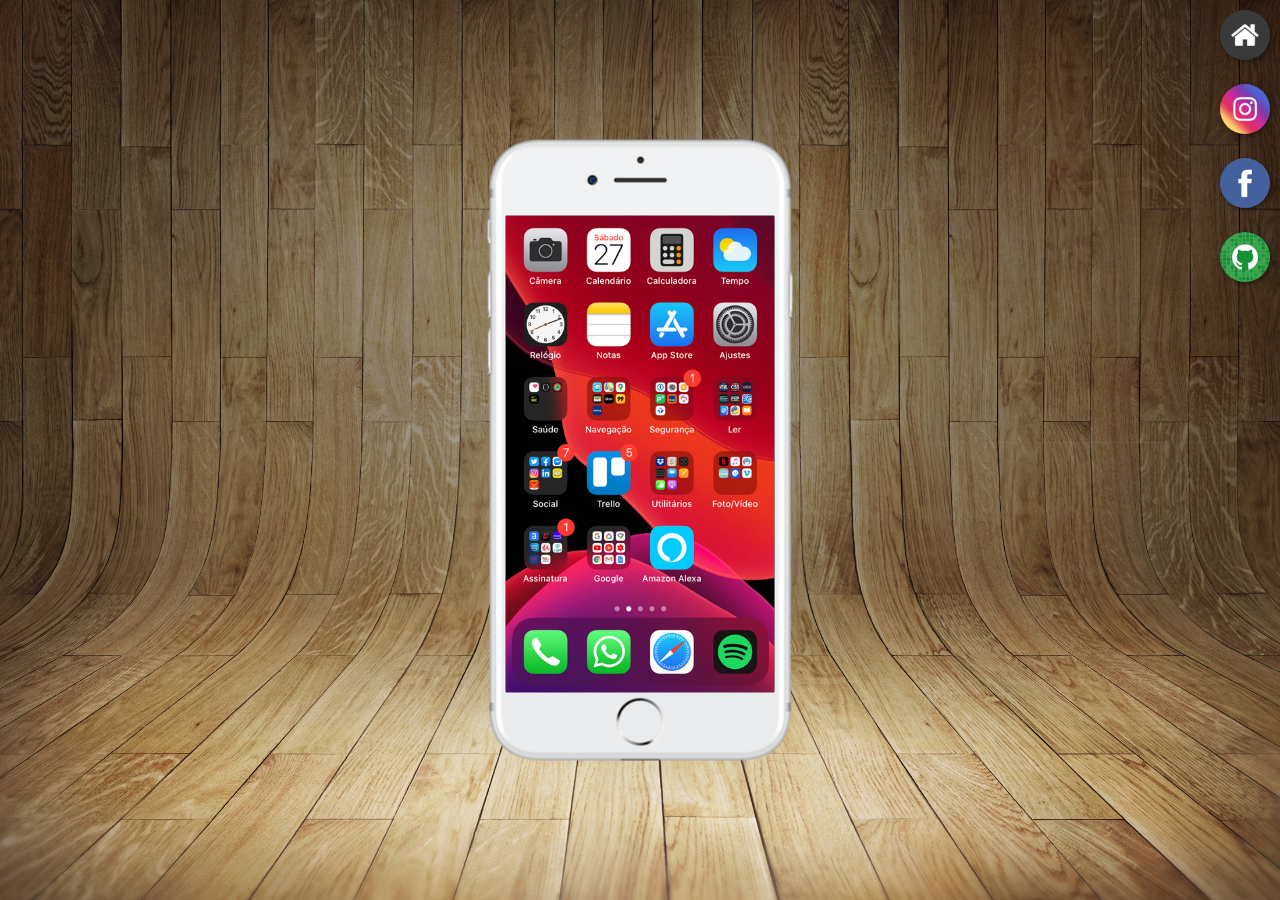
<file: index.html>
<!DOCTYPE html>
<html lang="pt-br">
<head>
    <meta charset="UTF-8">
    <meta name="viewport" content="width=device-width, initial-scale=1.0">
    <title>Projeto Redes Social</title>
    <link rel="shortcut icon" href="imagens/favicon.ico" type="image/x-icon">
    <link rel="stylesheet" href="estilos/style.css">
</head>
<body>
    <main>
        <section id="telefone">
            <iframe src="home.html" name="tela" id="tela" frameborder="0">
                Sinto muito, mas seu navegador não é compatível com isso.
            </iframe>
            
        </section>
        <section id="redes-sociais">
            <a href="home.html" target="tela"><img src="imagens/logo-home.jpg" alt="home"></a> <br>
            <a href="instagram.html" target="tela"><img src="imagens/logo-instagram.jpg" alt="instagram" id="instagram"></a> <br>
            <a href="facebook.html" target="tela"><img src="imagens/logo-facebook.jpg" alt="facebook" id="facebook"></a> <br>
            <a href="github.html" target="tela"><img src="imagens/logo-github.jpg" alt="github" id="github"></a>
        </section>
    </main>
</body>
</html>
</file>
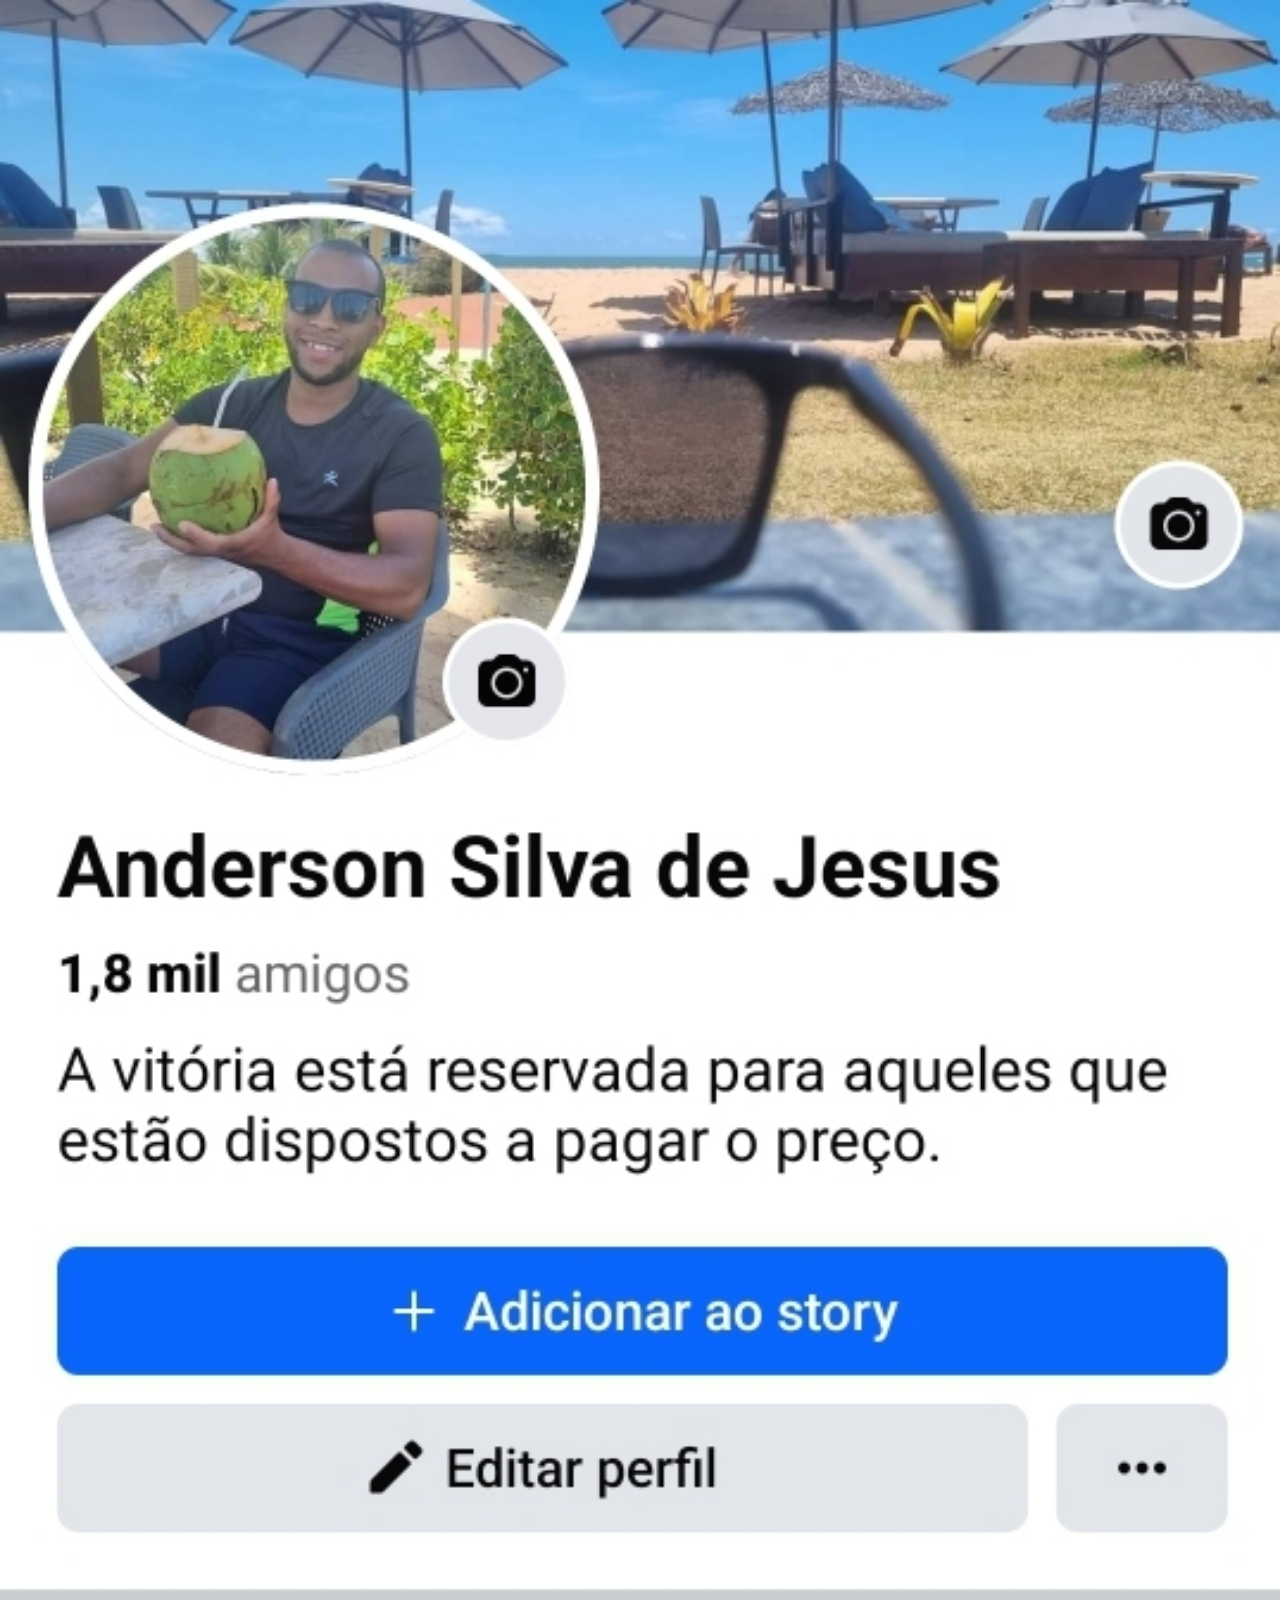
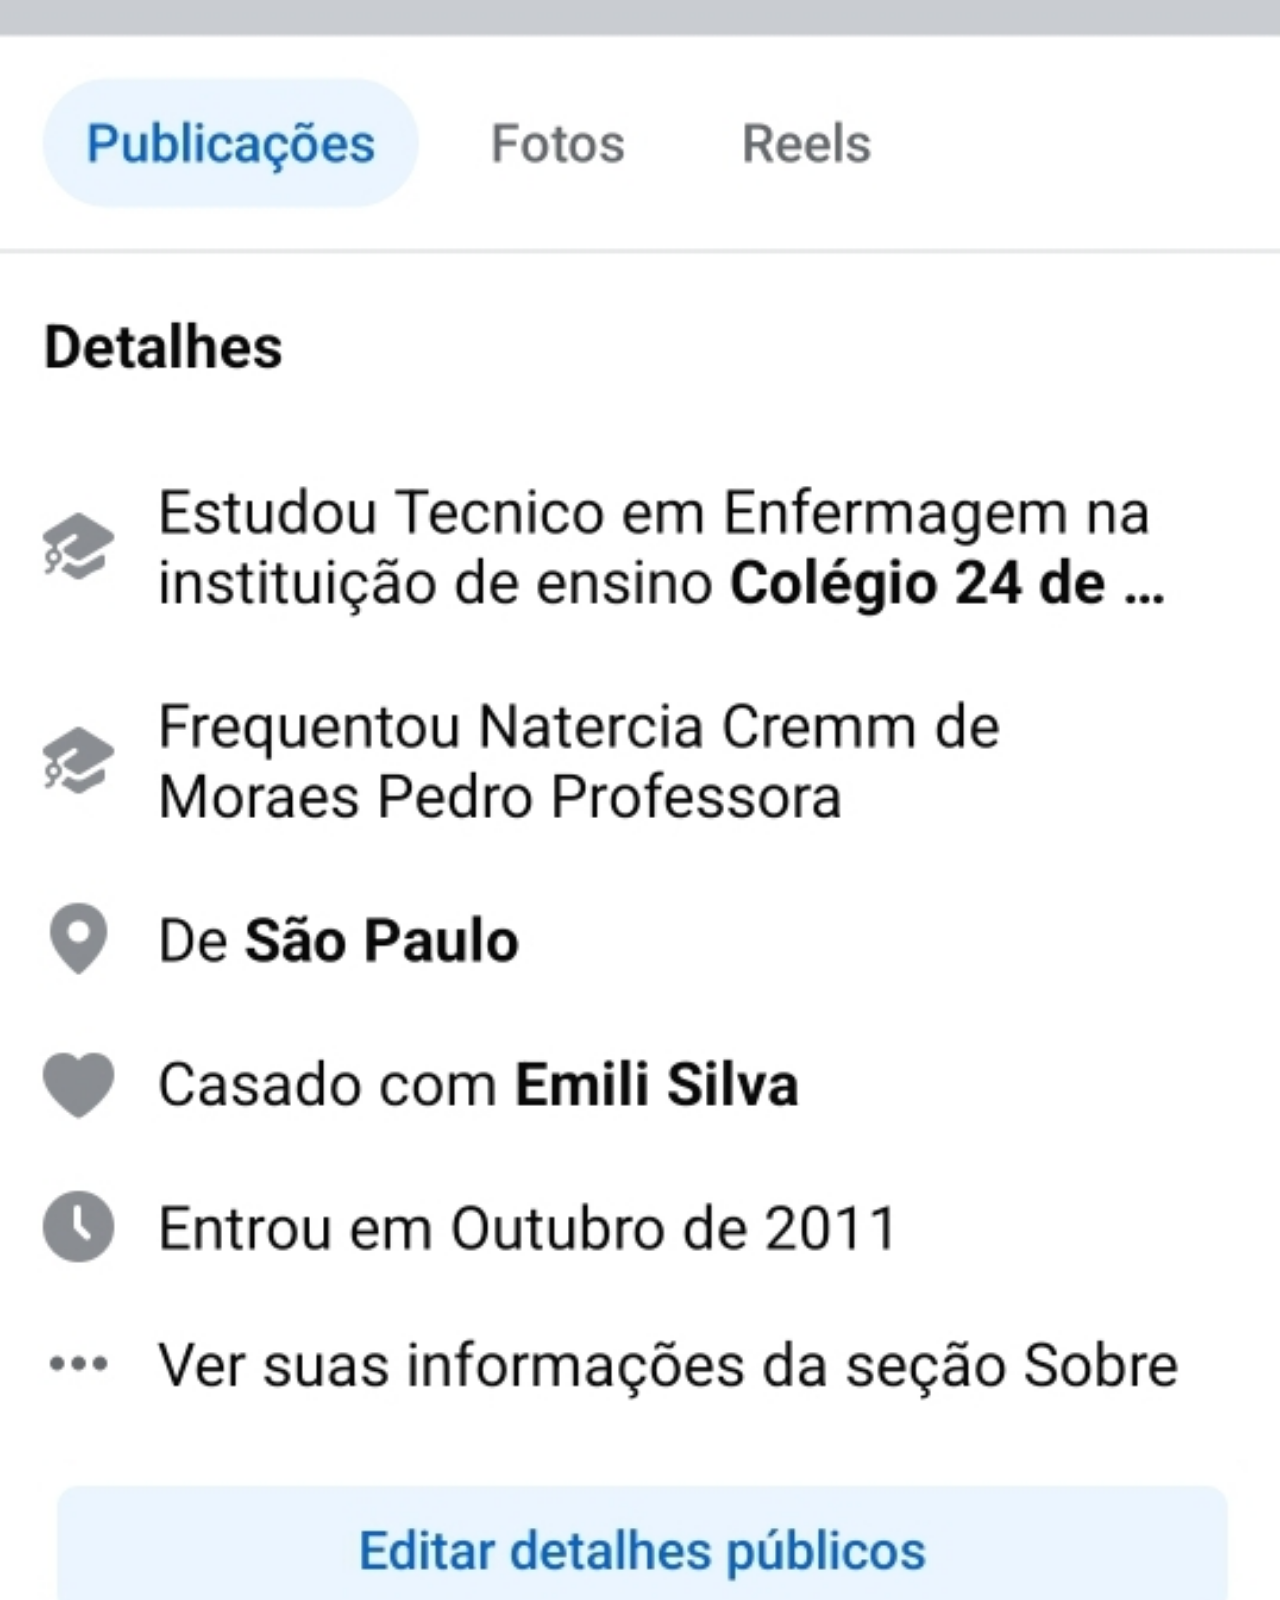
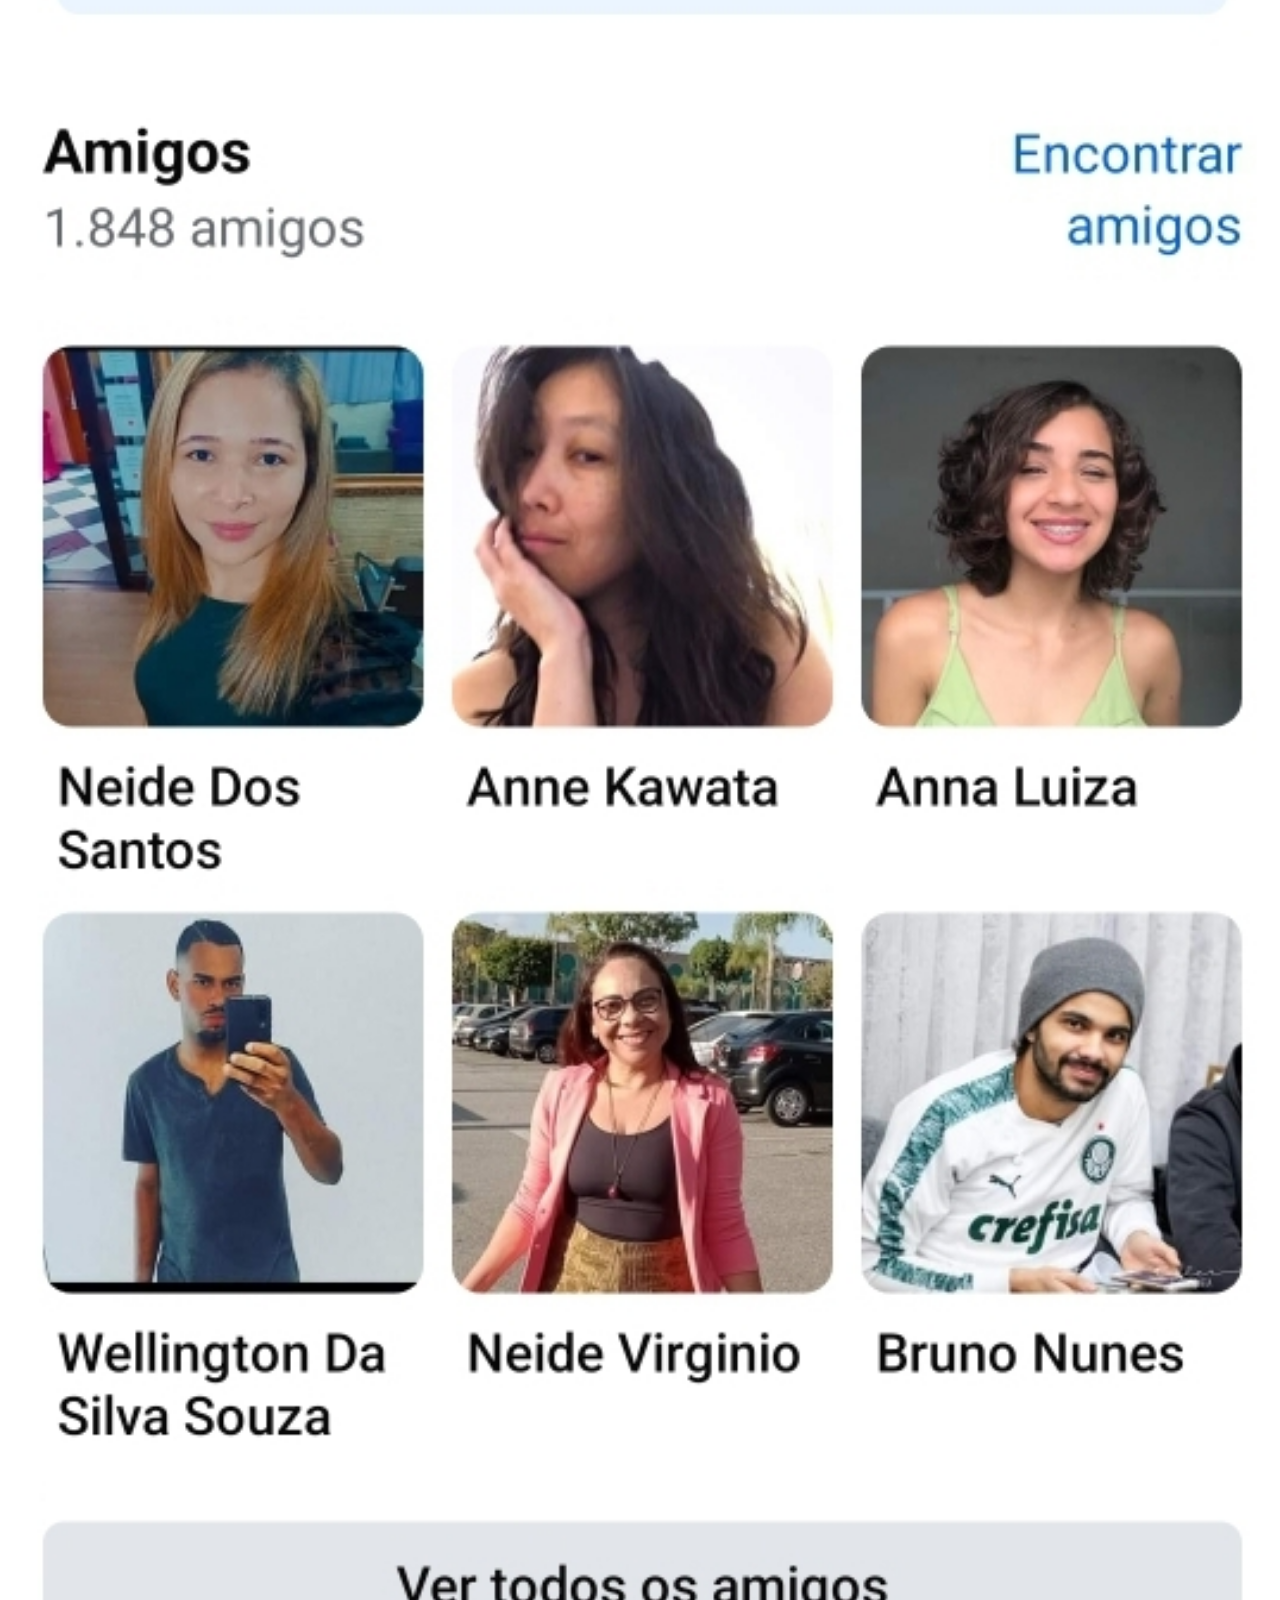
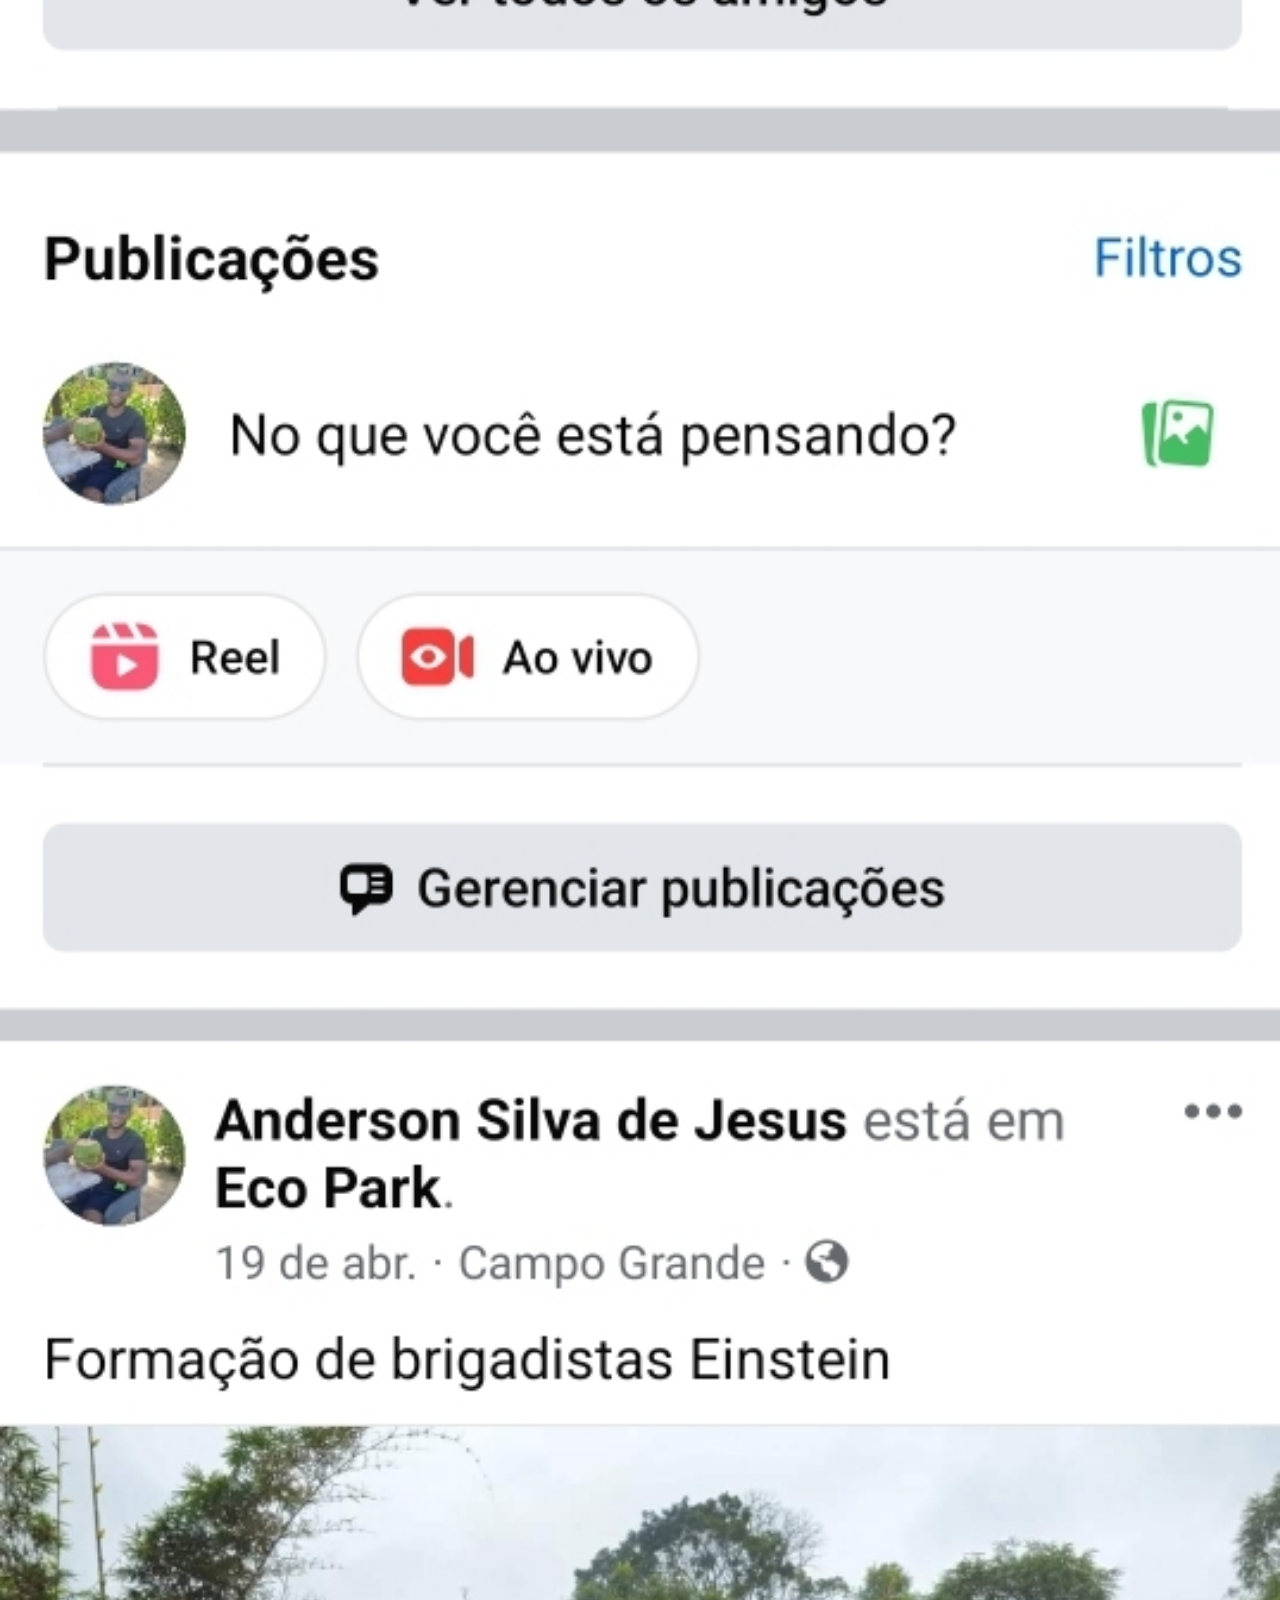
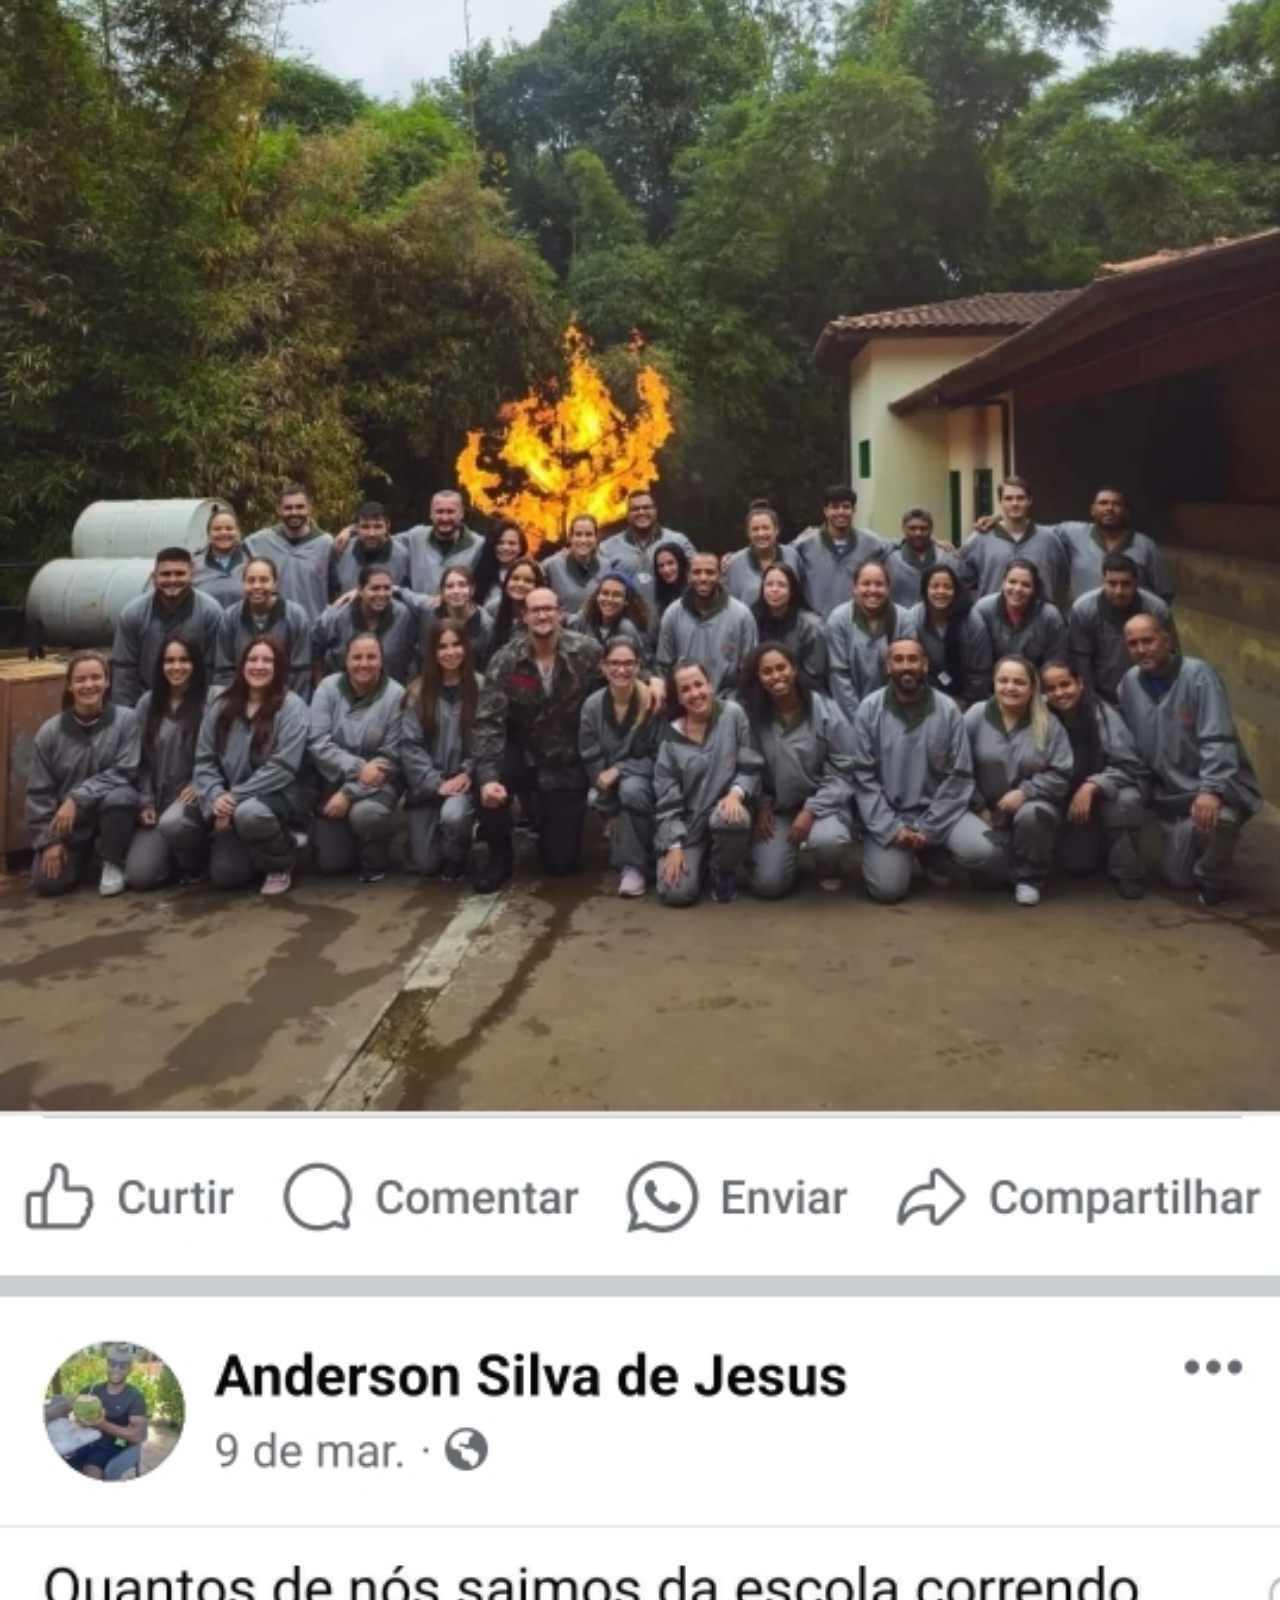
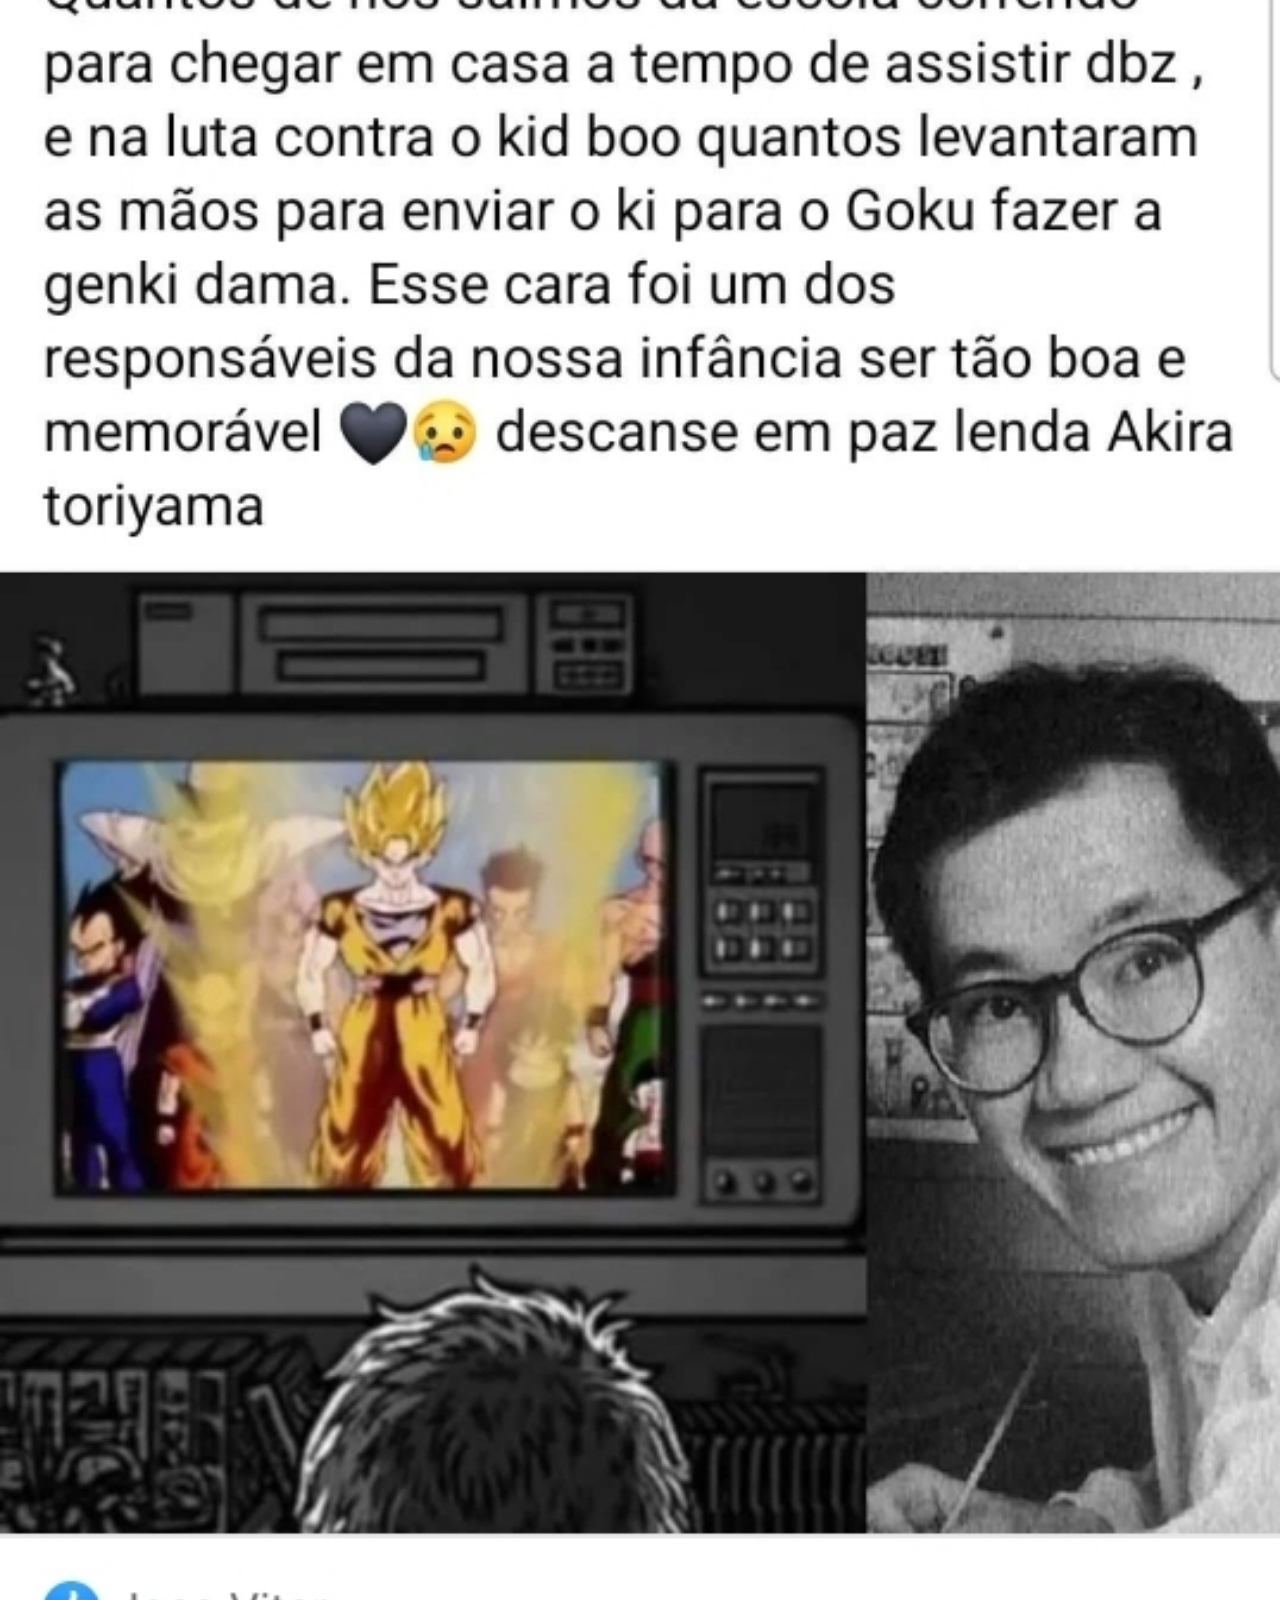
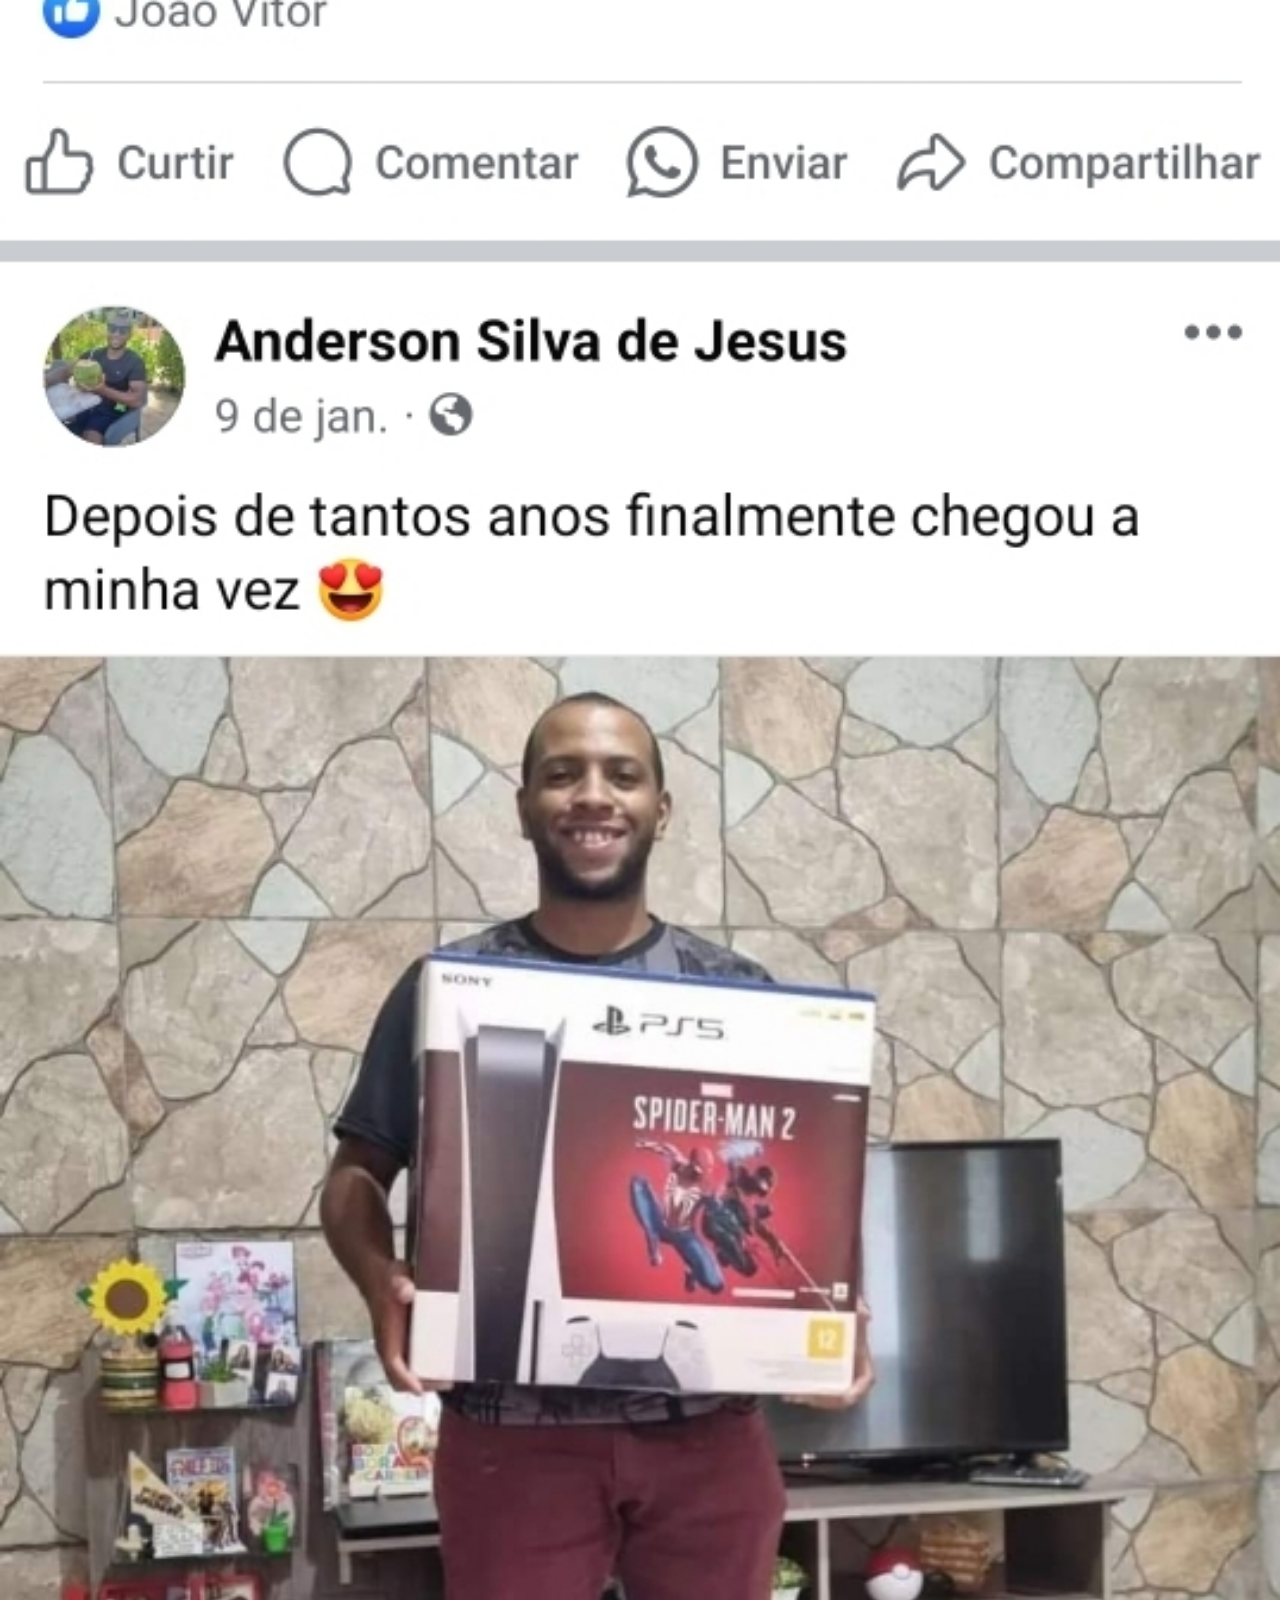
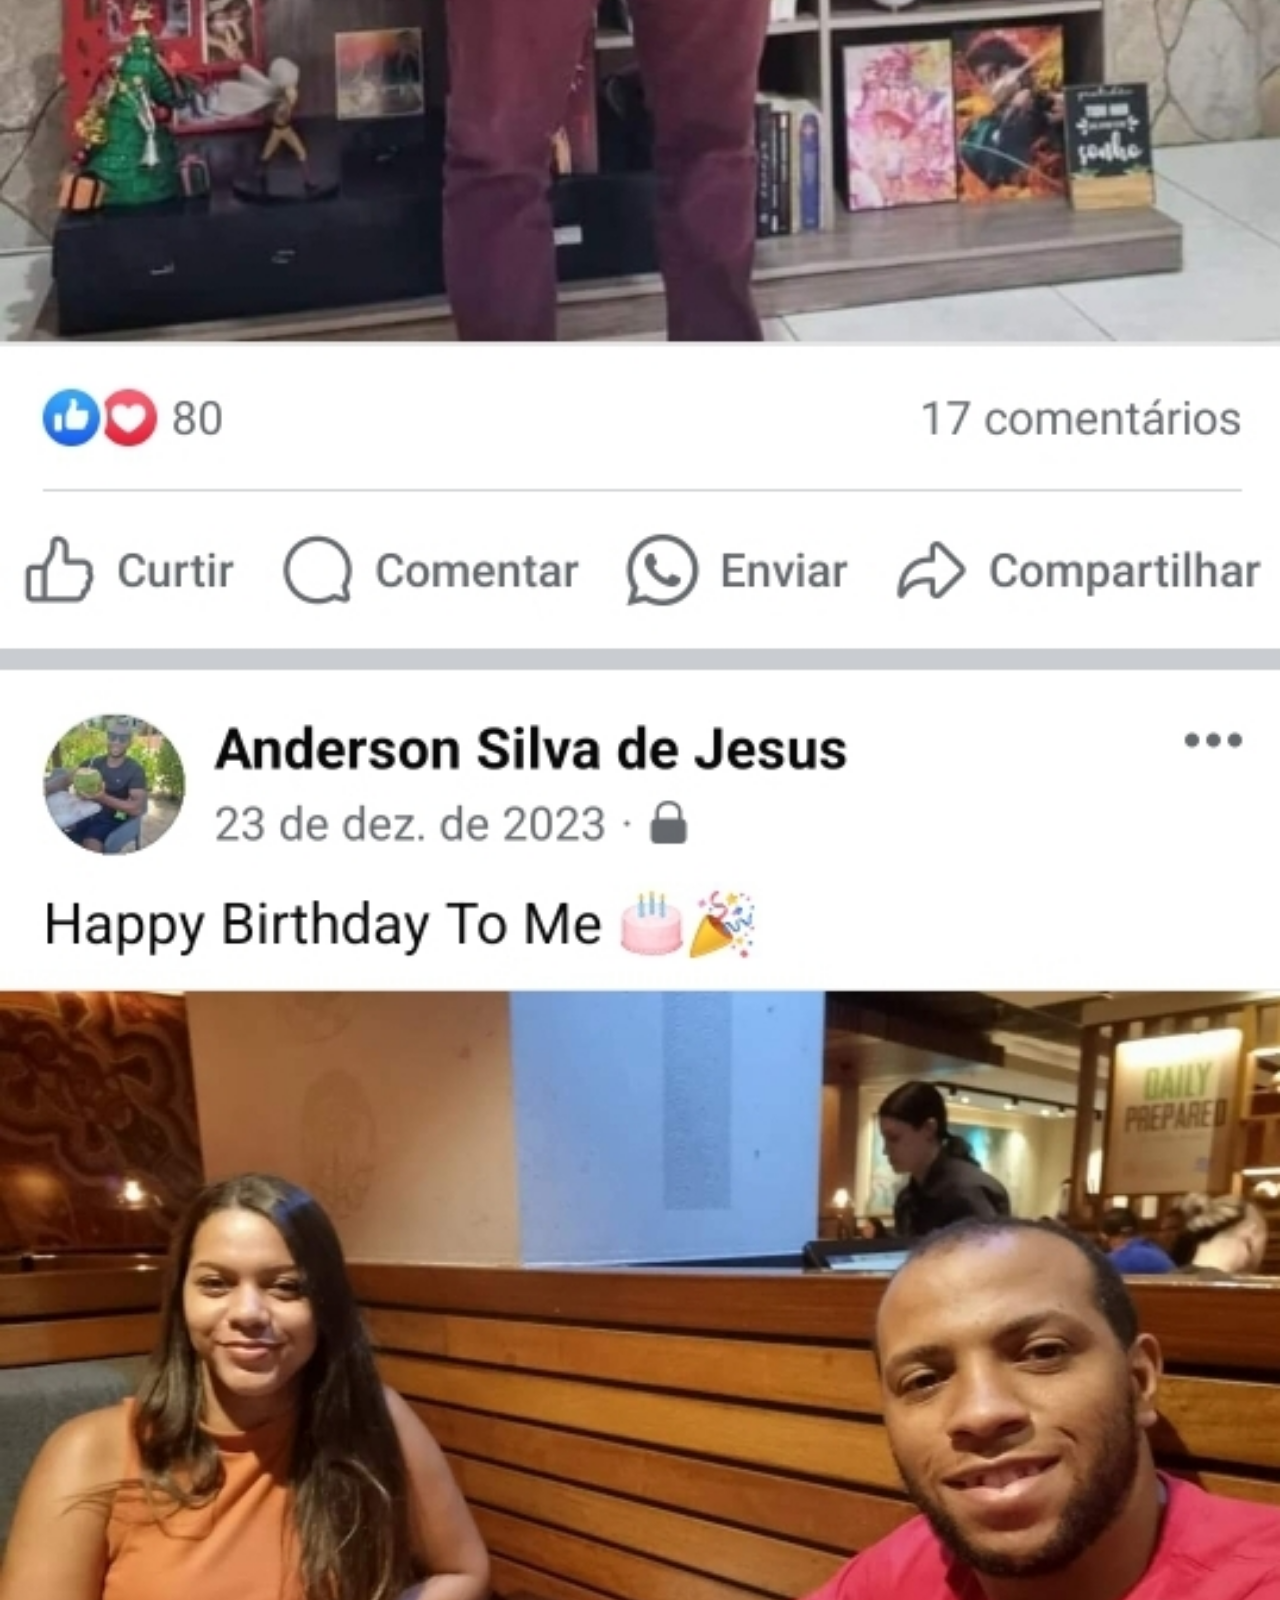
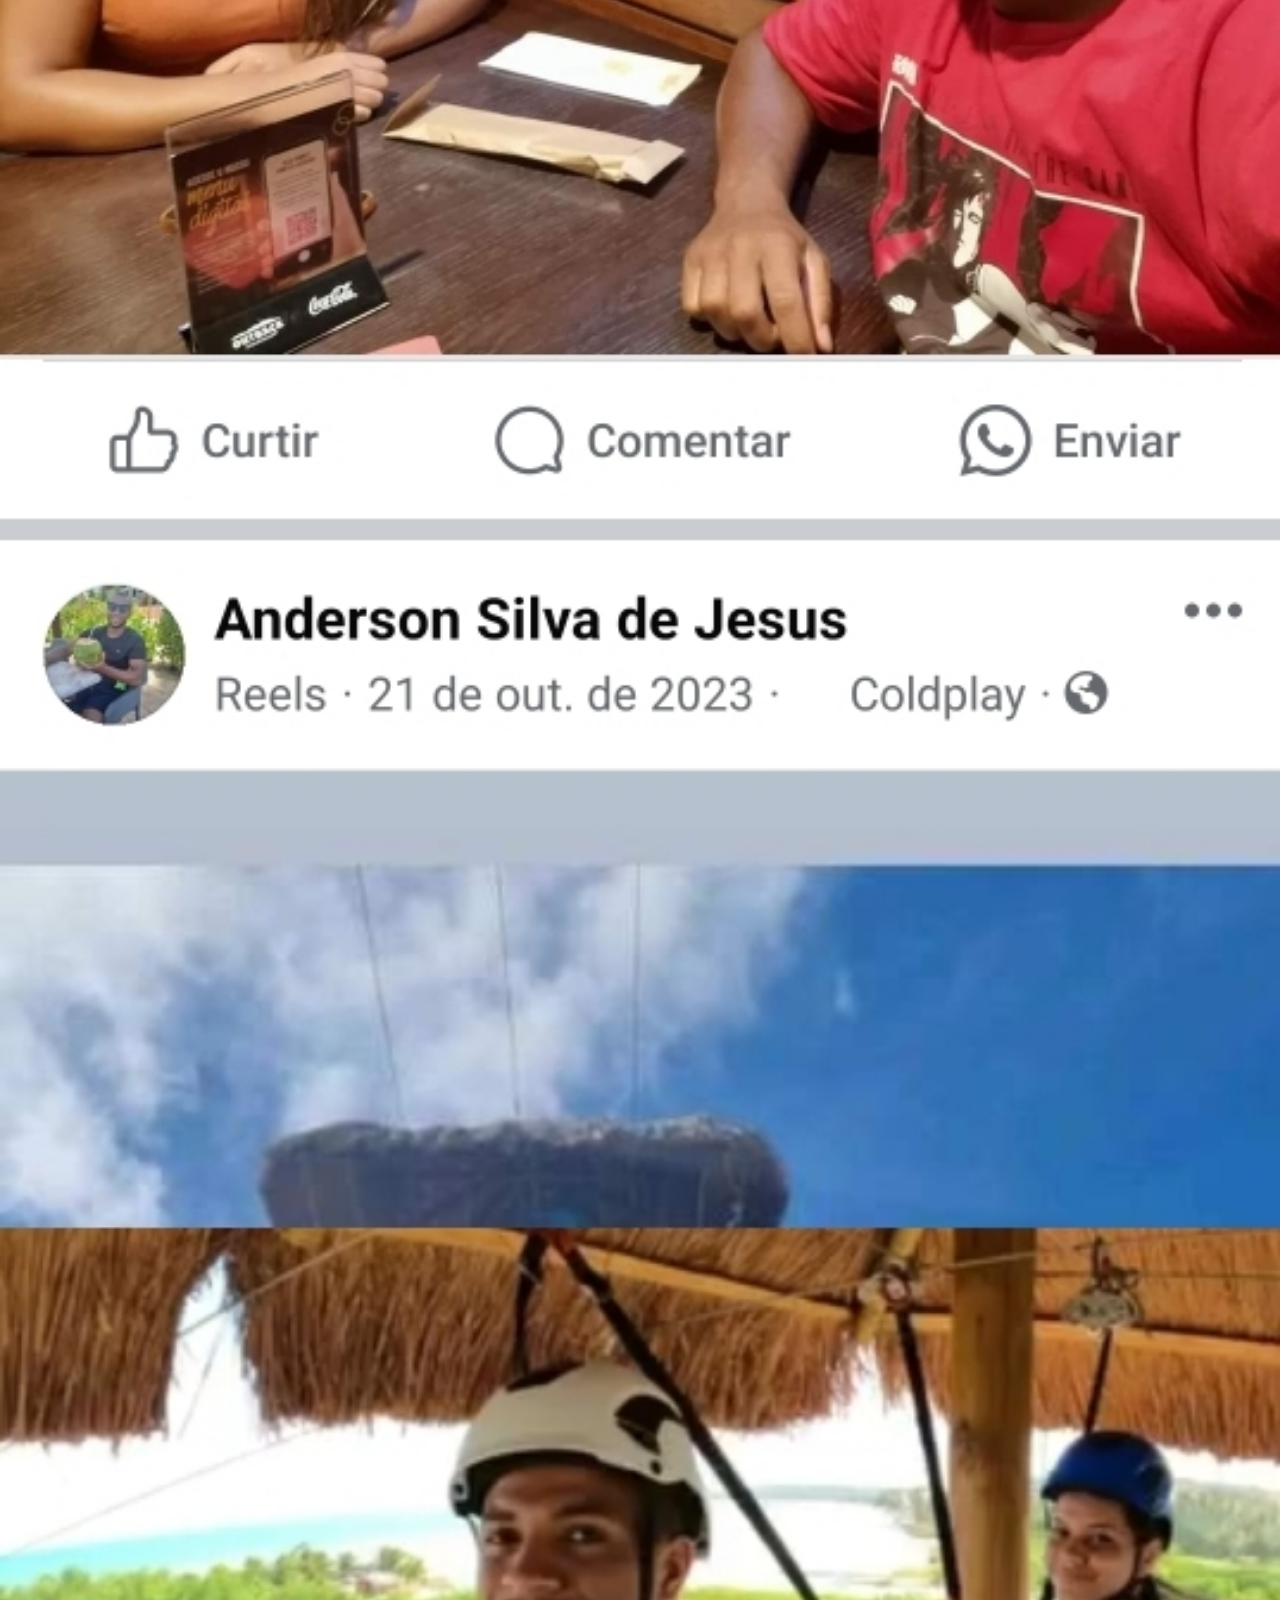
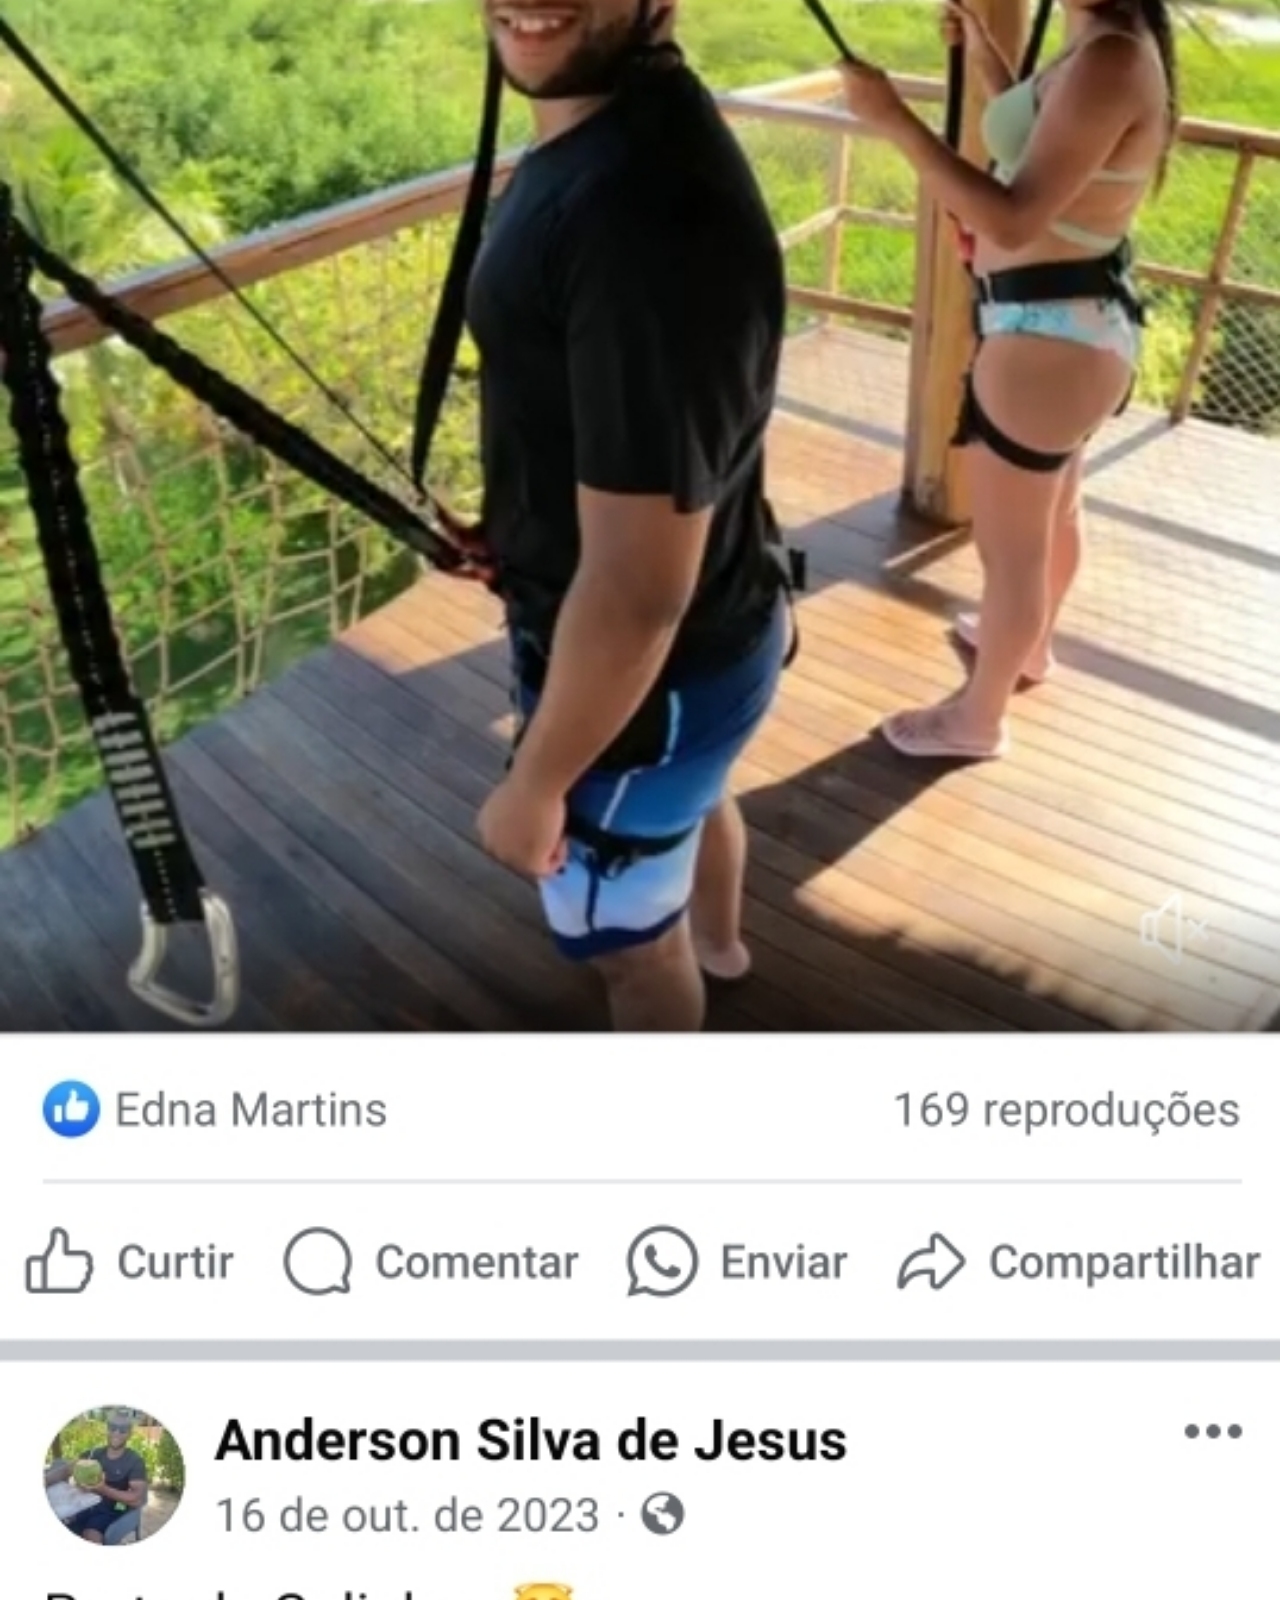
<file: facebook.html>
<!DOCTYPE html>
<html lang="pt-br">
<head>
    <meta charset="UTF-8">
    <meta name="viewport" content="width=device-width, initial-scale=1.0">
    <title>Facebook</title>
</head>
<body>
    <style> 
        img {
            width: 100vw;
        }
    
        ::-webkit-scrollbar {
            width: 0px;
            height: 0px;
        }
    
        * {
            margin: 0px;
            padding: 0px;
            box-sizing: border-box;
        }
    
        img {
            display: block;
        }
    
        p {
            padding: 10px;
            font-family: Arial, Helvetica, sans-serif;
            background-color: white;
            box-sizing: border-box;
            text-align: center;
        }
    
        p:hover {
            text-decoration: underline;
        }
    
        a {
            text-decoration: none;
        }
    
        a:visited {
            color: black;
            text-decoration: none;
        }
    </style>
    <img src="imagens/facebook.jpg" alt="imagem do meu perfil no Facebook">
    <p><a href="https://www.facebook.com/profile.php?id=100003086443917" target="_blank" rel="external">Acesse meu Facebook</a></p>
</body>
</html>
</file>
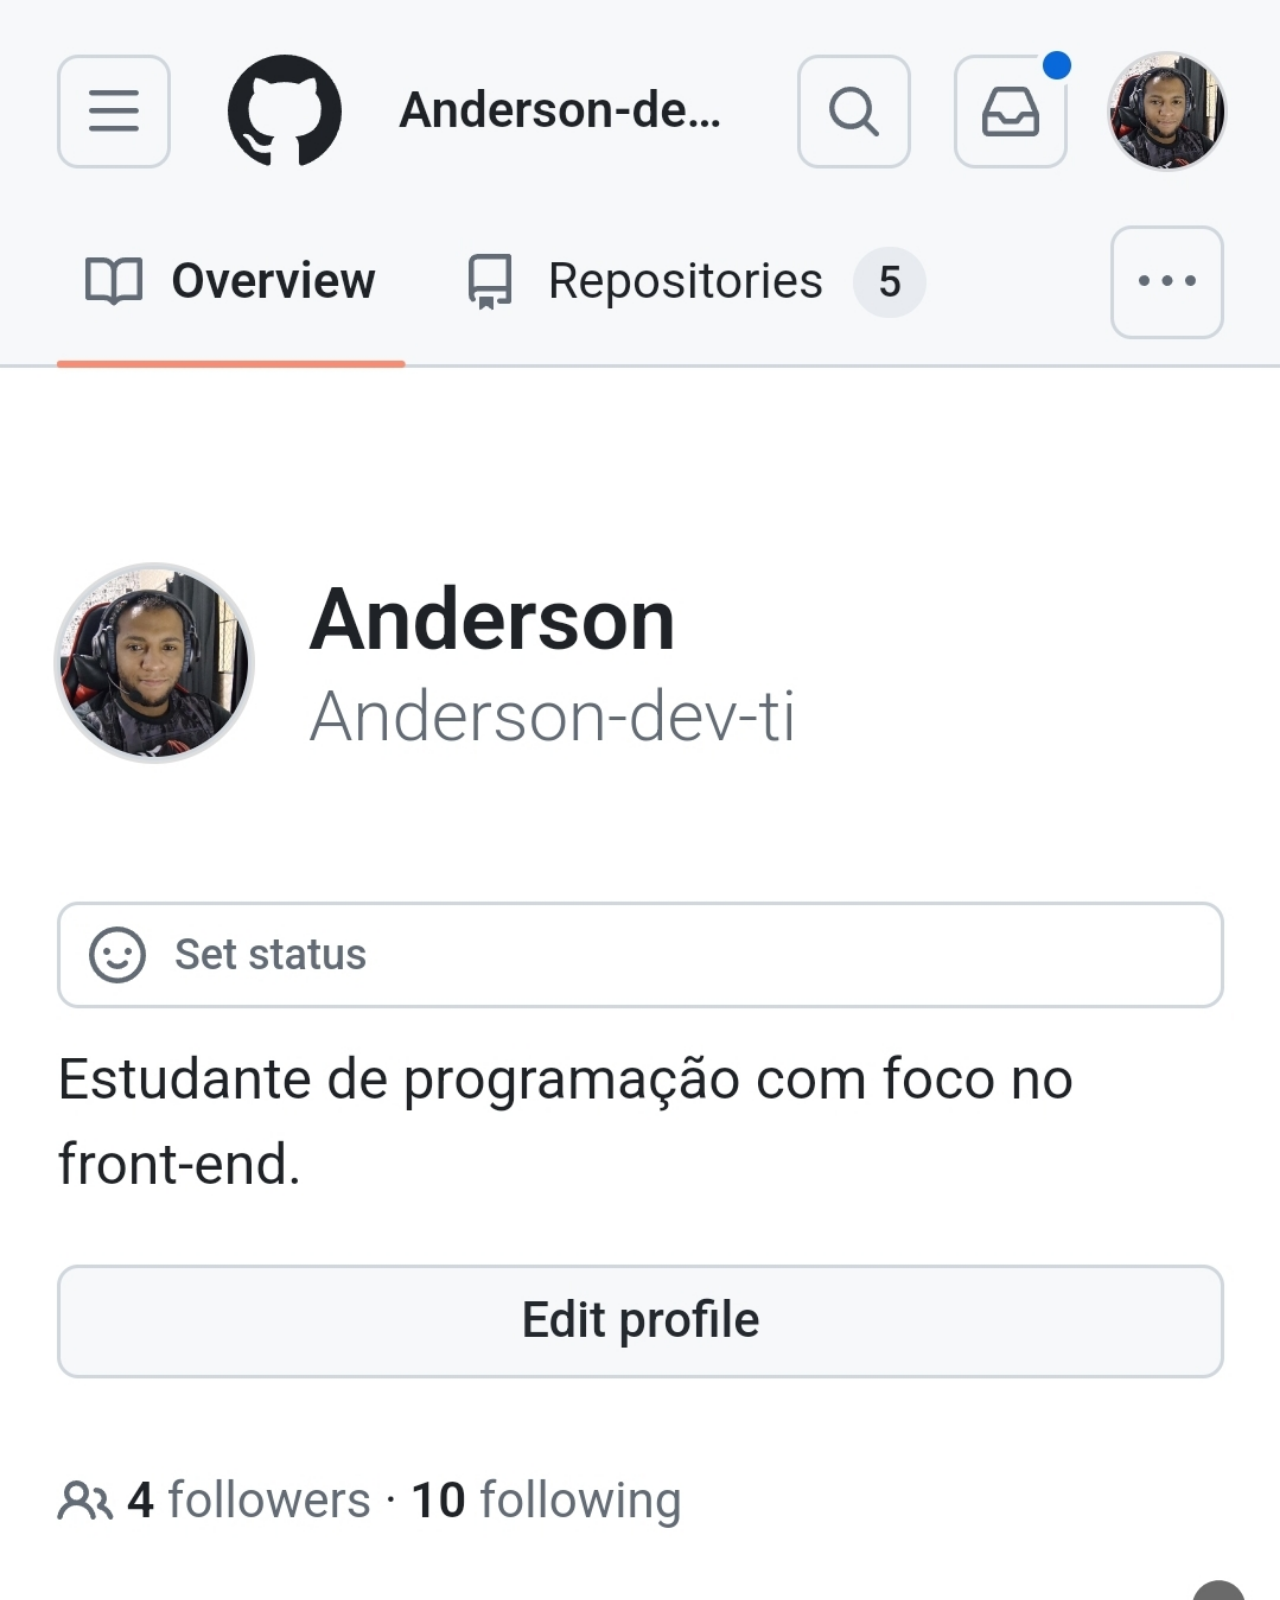
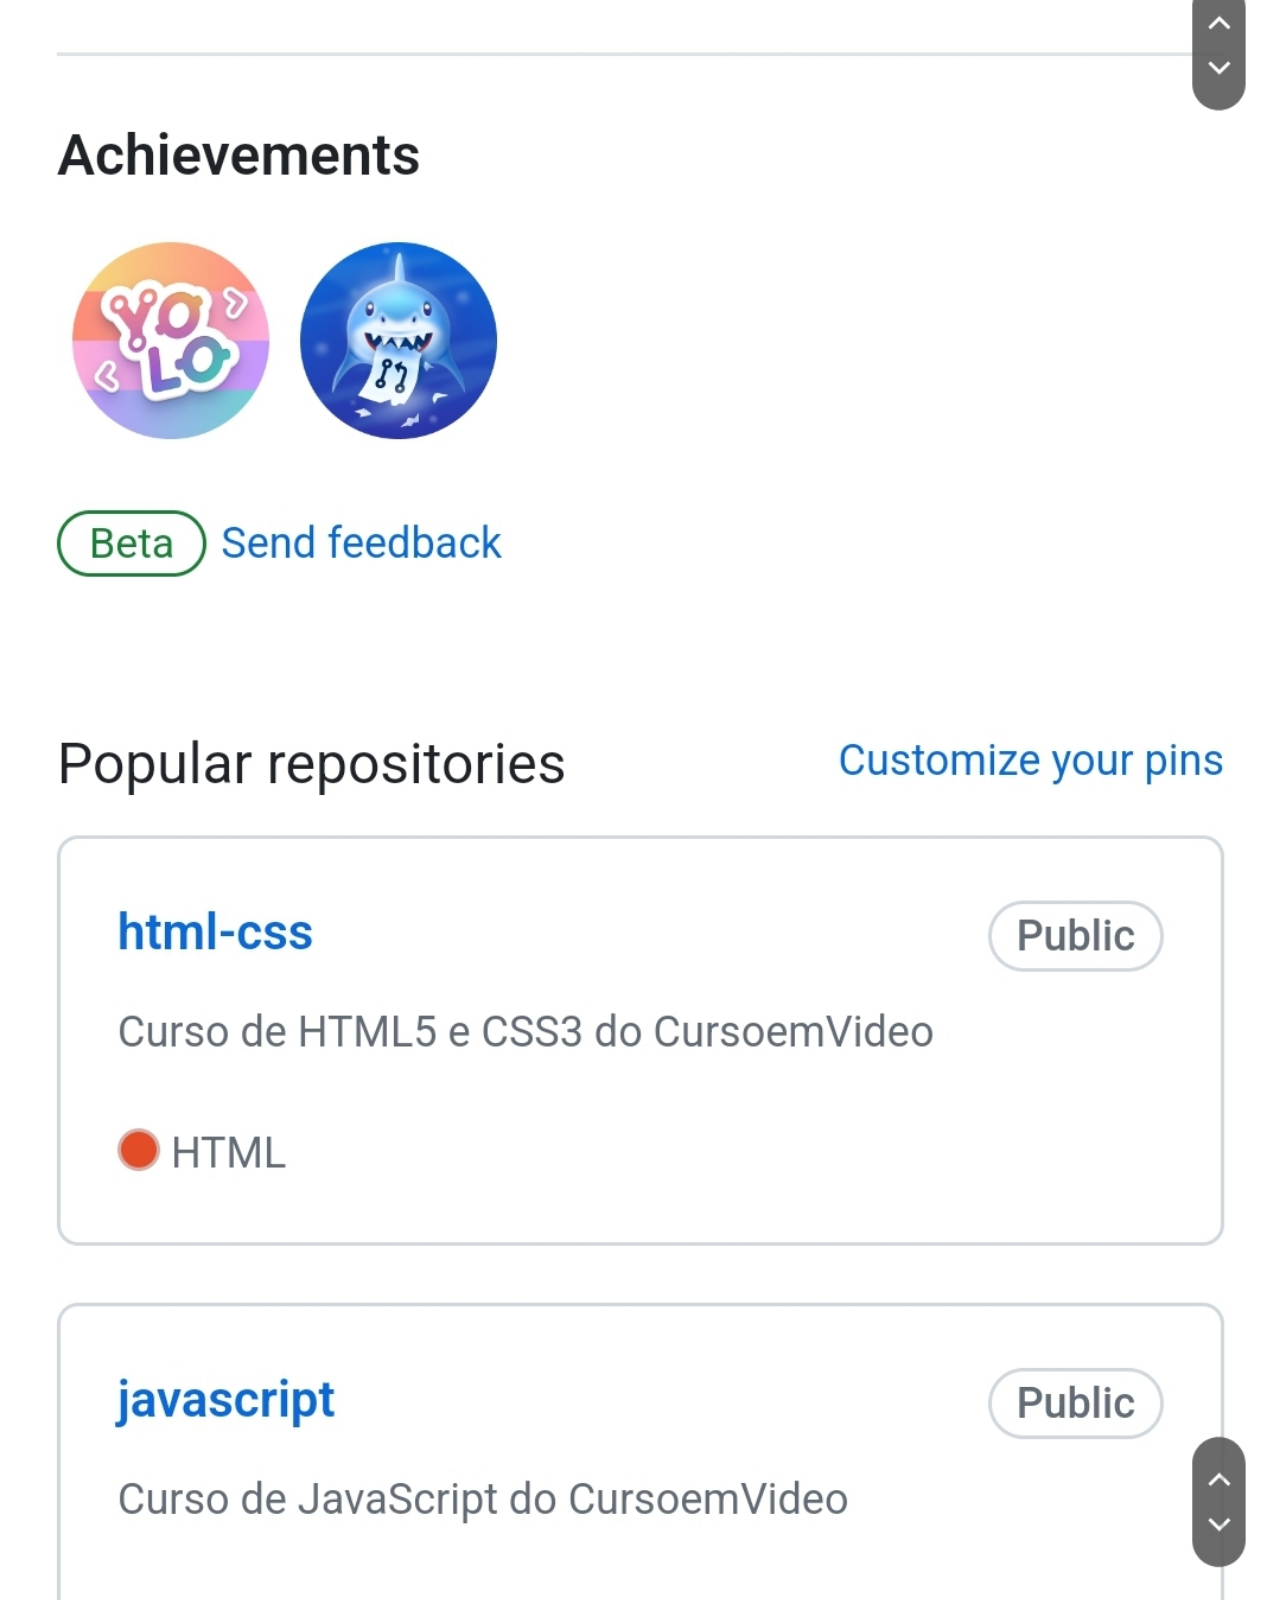
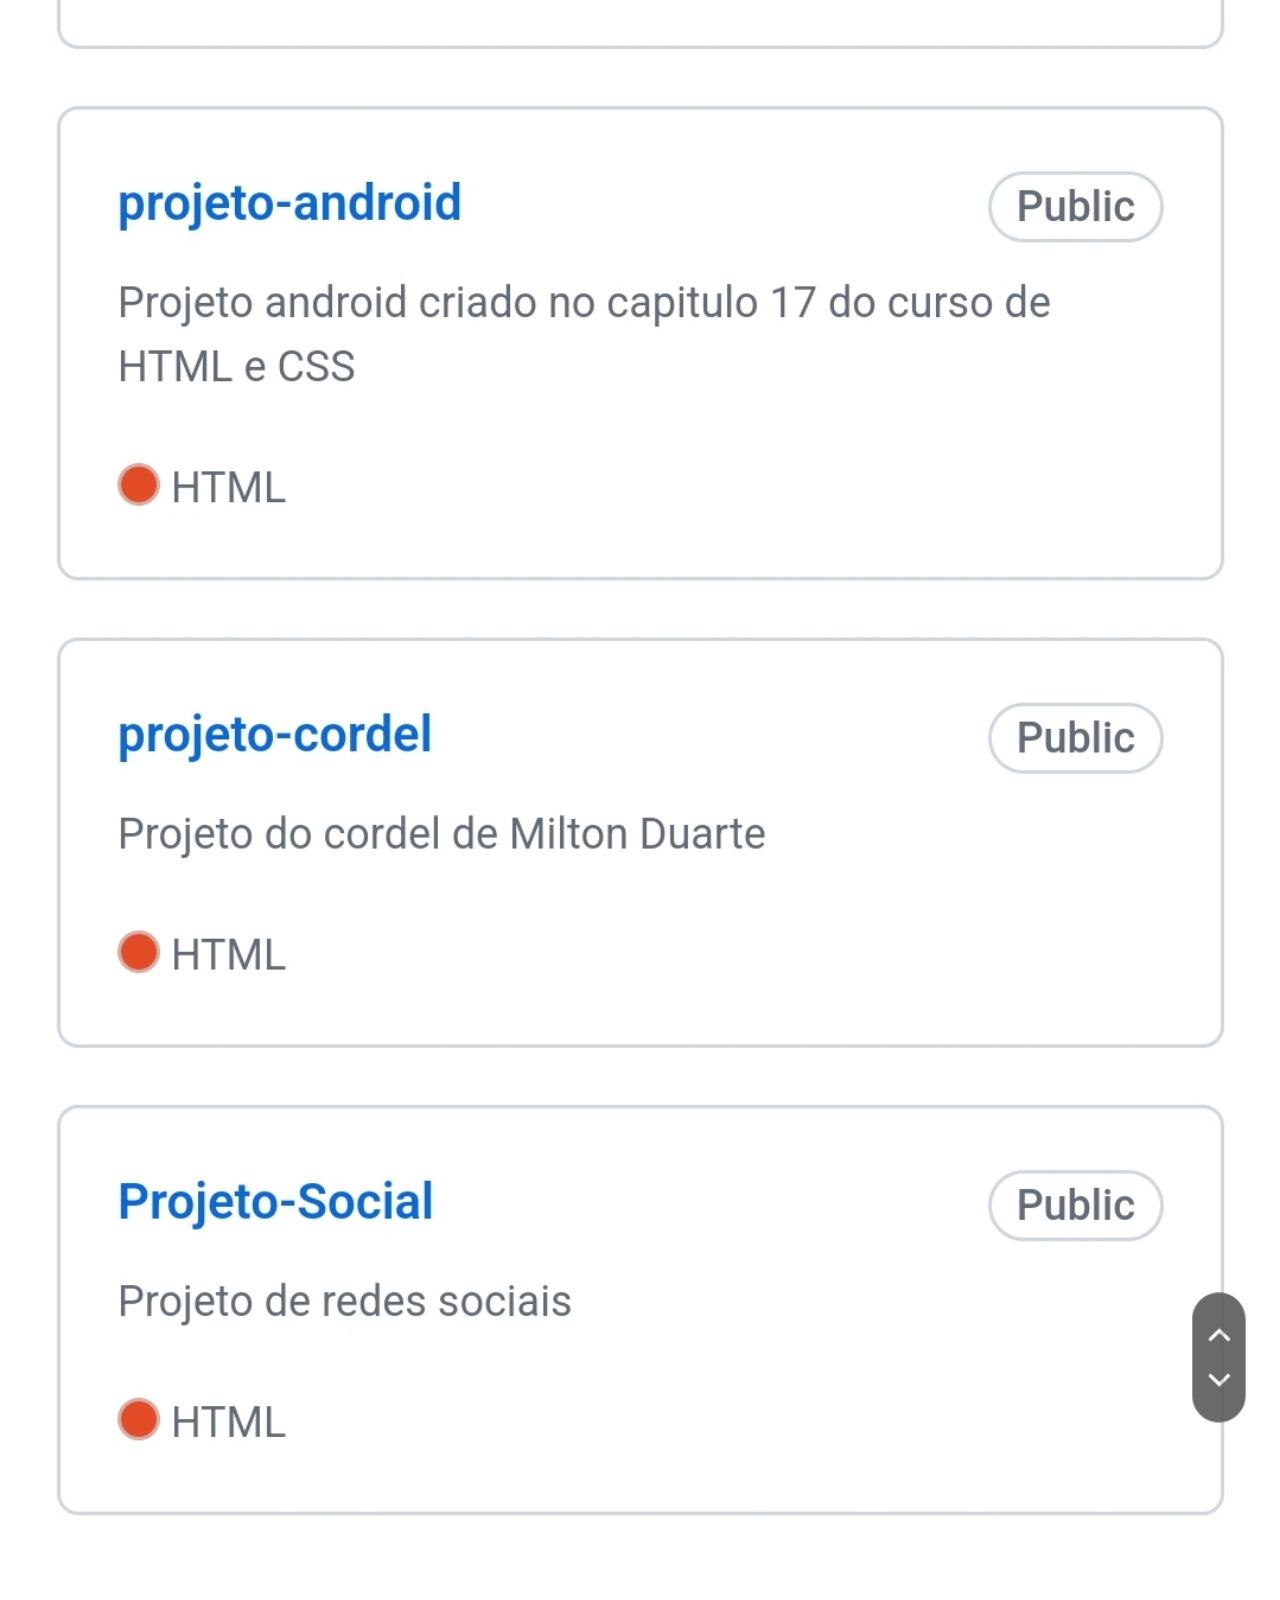
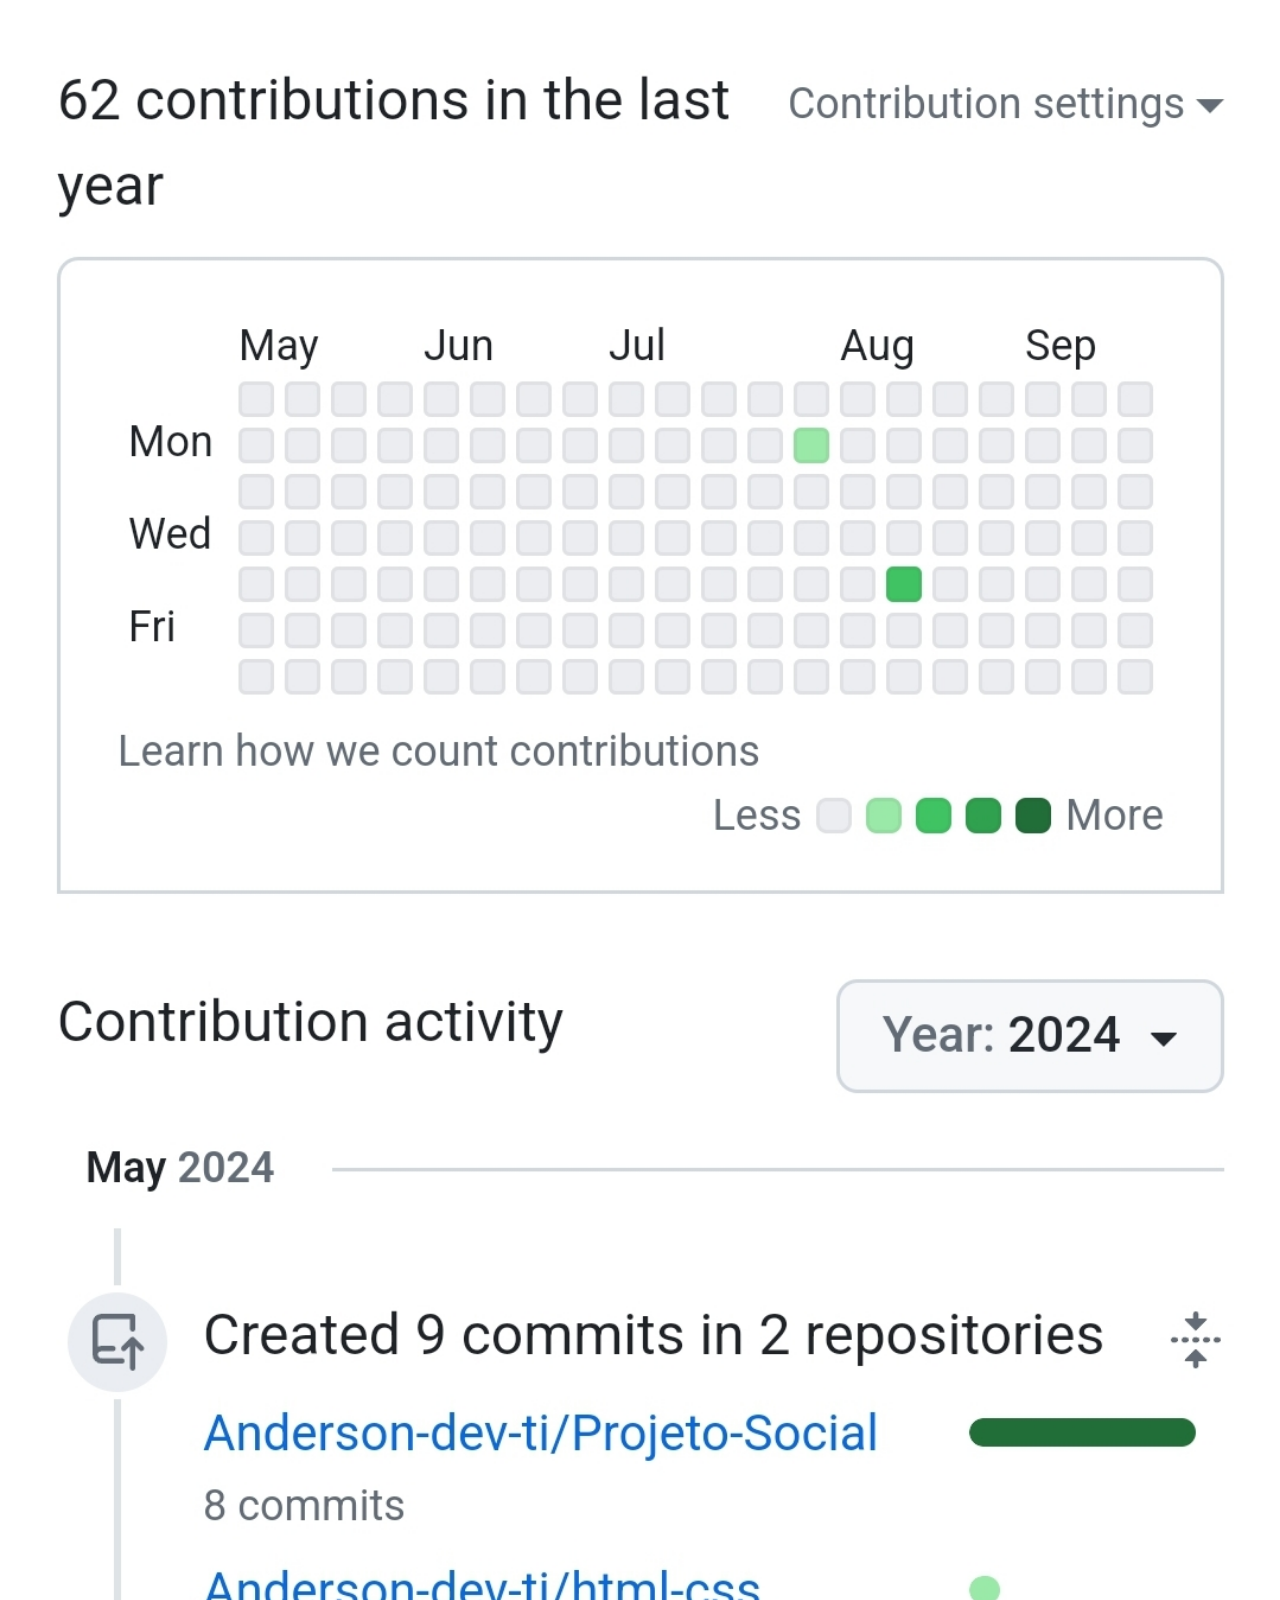
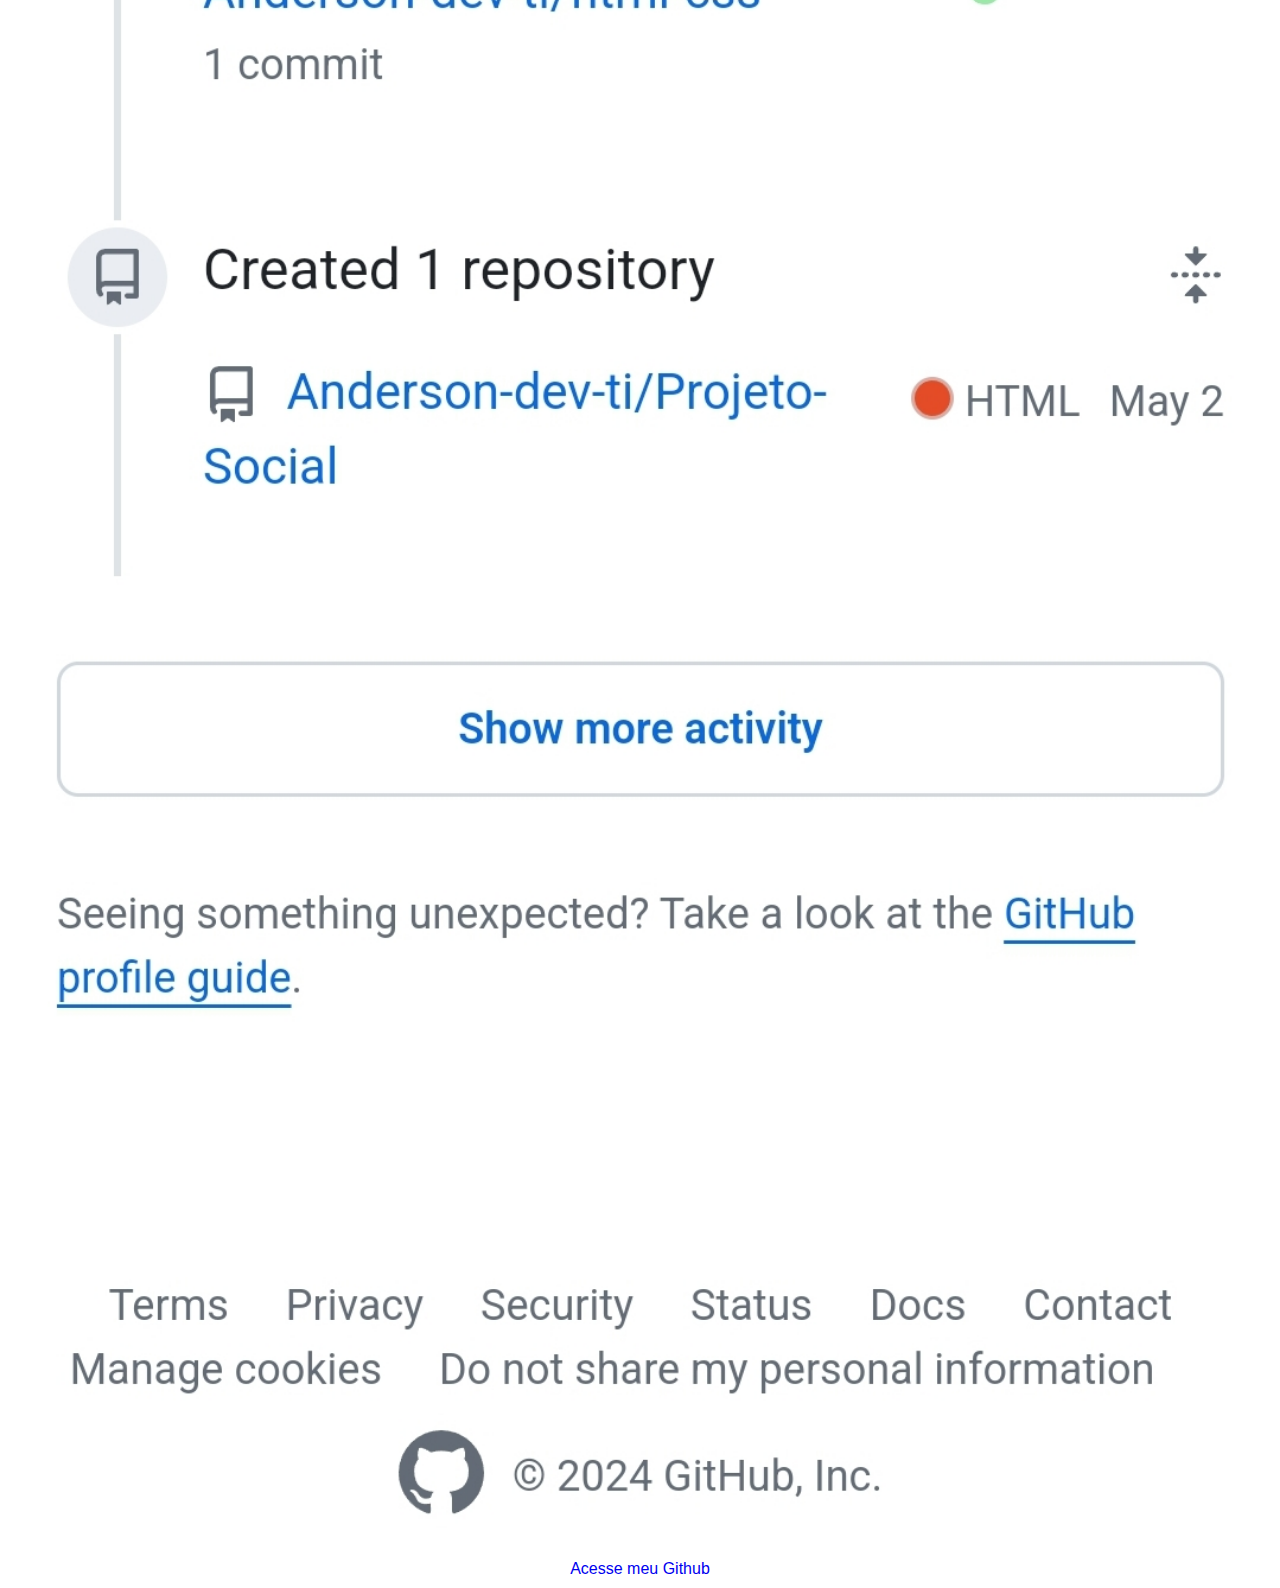
<file: github.html>
<!DOCTYPE html>
<html lang="pt-br">
<head>
    <meta charset="UTF-8">
    <meta name="viewport" content="width=device-width, initial-scale=1.0">
    <title>Github</title>
</head>
<body>
    <style> 
    img {
        width: 100vw;
    }

    ::-webkit-scrollbar {
        width: 0px;
        height: 0px;
    }

    * {
        margin: 0px;
        padding: 0px;
        box-sizing: border-box;
    }

    img {
        display: block;
    }

    p {
        padding: 10px;
        font-family: Arial, Helvetica, sans-serif;
        background-color: white;
        box-sizing: border-box;
        text-align: center;
    }

    p:hover {
        text-decoration: underline;
    }

    a {
        text-decoration: none;
    }

    a:visited {
        color: black;
        text-decoration: none;
    }
    </style>

    <img src="imagens/github.jpg" alt="imagem do meu perfil no Github">
    <p><a href="https://github.com/Anderson-dev-ti" target="_blank" rel="external">Acesse meu Github</a></p>
</body>
</html>
</file>
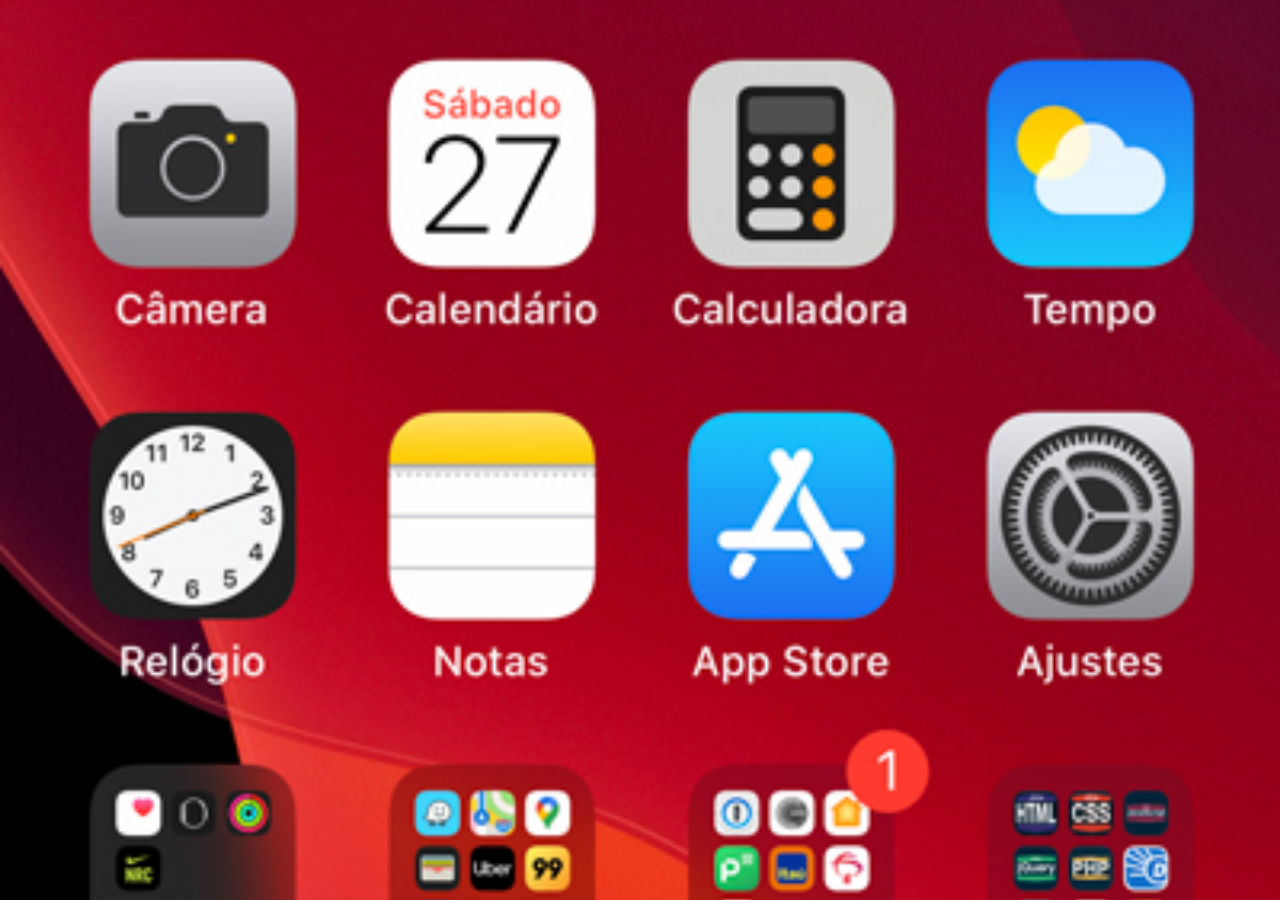
<file: home.html>
<!DOCTYPE html>
<html lang="pt-br">
<head>
    <meta charset="UTF-8">
    <meta name="viewport" content="width=device-width, initial-scale=1.0">
    <title>Document</title>
</head>
<body>
    <style>
        * {
            margin: 0px;
            padding: 0px;
        }

        body {
            height: 100vh;
            width: 100vw;
            background: black url(imagens/tela-home.jpg);
            background-repeat: no-repeat;
            background-position: top center;
            background-size: cover;
        }
    </style>
</body>
</html>
</file>
<file: estilos/style.css>
@charset "UTF-8";

* {
    margin: 0px;
    padding: 0px;
}

body, html {
    height: 100vh;
    width: 100vw;
    background-color: black;
}

body {
    background-image: url(../imagens/fundo-madeira.jpg);
    background-repeat: no-repeat;
    background-position: top center;
    background-size: cover;
    background-attachment: fixed;
}

main {
    position: relative;
    height: 100vh;
}

section#telefone {
    position: absolute;
    height: 627px;
    width: 311px;
    background-repeat: no-repeat;
    background-image: url(../imagens/frame-iphone.png);
    top: 50%;
    left: 50%;
    transform: translate(-50%, -50%);
}

iframe#tela {
    position: absolute;
    top: 79px;
    left: 21px;
    height: 477px;
    width: 269px;
}

section#redes-sociais img {
    width: 50px;
    margin: 10px;
    border-radius: 50%;
    box-shadow: 2px 2px 5px rgba(0, 0, 0, 0.398);
    box-sizing: border-box;
}

section#redes-sociais {
    text-align: right;
}

section#redes-sociais img:hover {
    margin-right: 20px;
    border: 2px solid rgba(255, 255, 255, 0.776);
    transition: .3s;
}

section#redes-sociais a#facebook {

}
</file>
